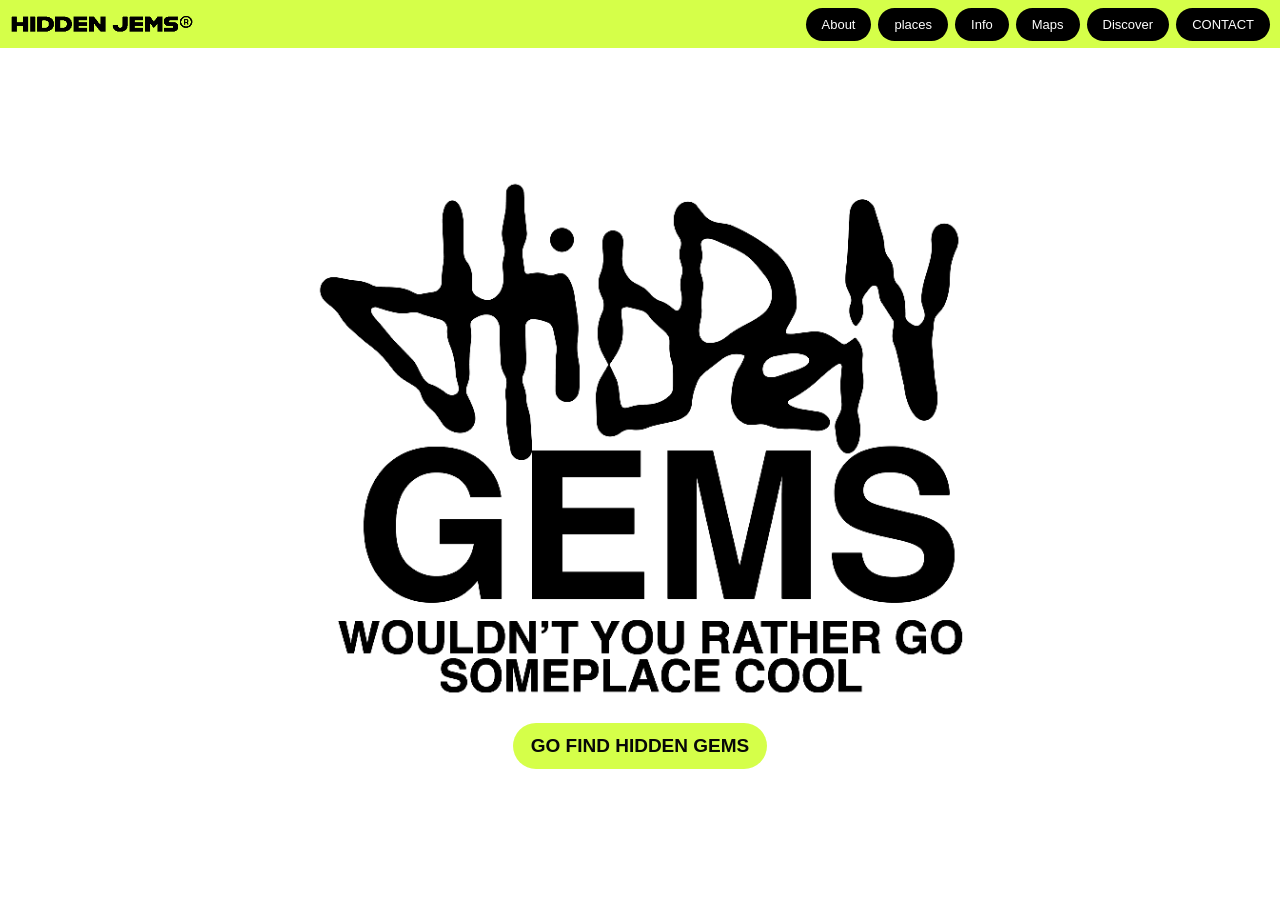
<file: index.html>
<!doctype html><html lang="nl"><head><meta charset="utf-8"><meta name="viewport" content="width=device-width,initial-scale=1"><meta name="theme-color" content="#d5ff49"><title>HIDDEN GEMS — Gent</title><link rel="stylesheet" href="style.css"><script src="data.js" defer></script><script src="site.js" defer></script></head><body><header class="header"><a class="brand" href="index.html" aria-label="Hidden Gems homepage"><img src="original-header-logo.png" alt="Hidden Gems"></a><nav class="nav"><a href="index.html">About</a><a href="places.html">places</a><a href="info.html">Info</a><a href="map.html">Maps</a><a href="discover.html">Discover</a><a href="info.html#contact">CONTACT</a></nav></header><main class="home"><a class="hero" href="places.html" data-swipe aria-label="GO FIND HIDDEN GEMS — bekijk de locaties"><img src="original-hero-logo.png" alt="HIDDEN GEMS — WOULDN’T YOU RATHER GO SOMEPLACE COOL"><span class="cta">GO FIND HIDDEN GEMS</span></a></main><div class="swipe" aria-hidden="true"></div></body></html>
</file>
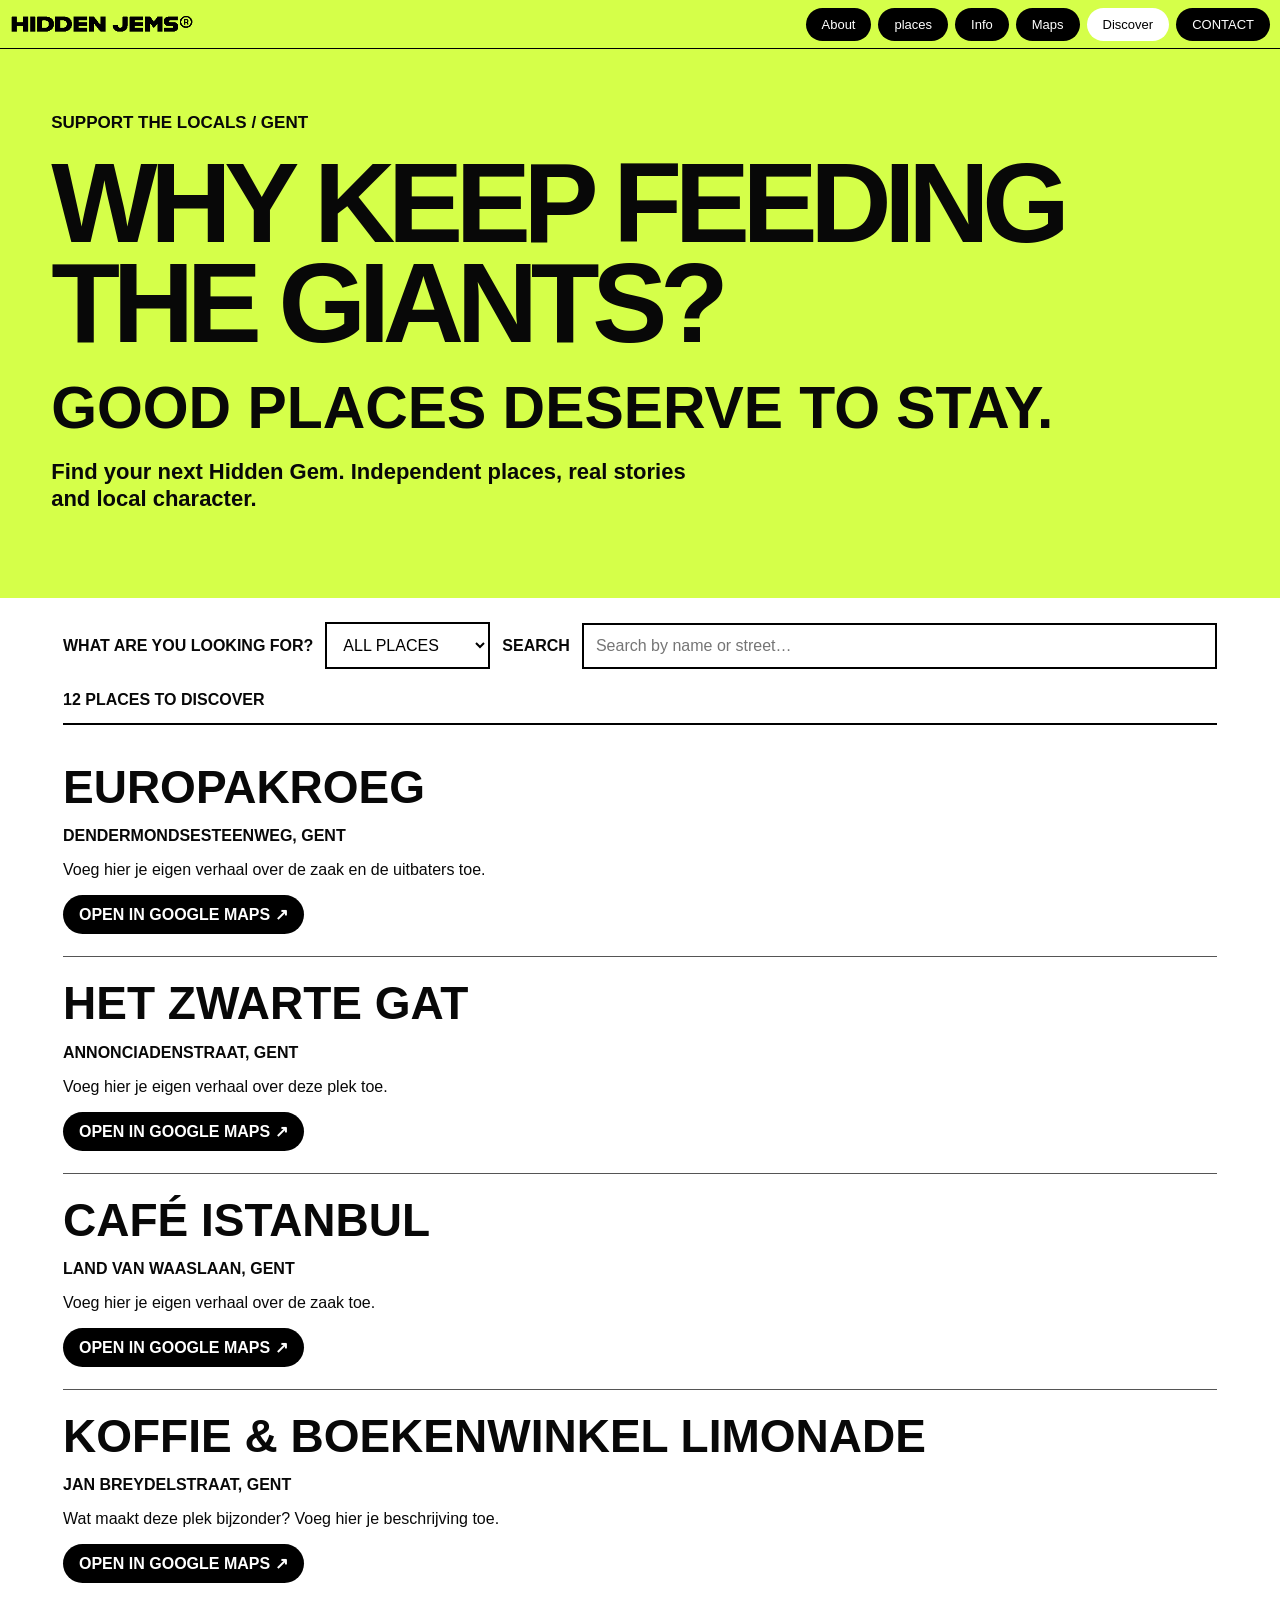
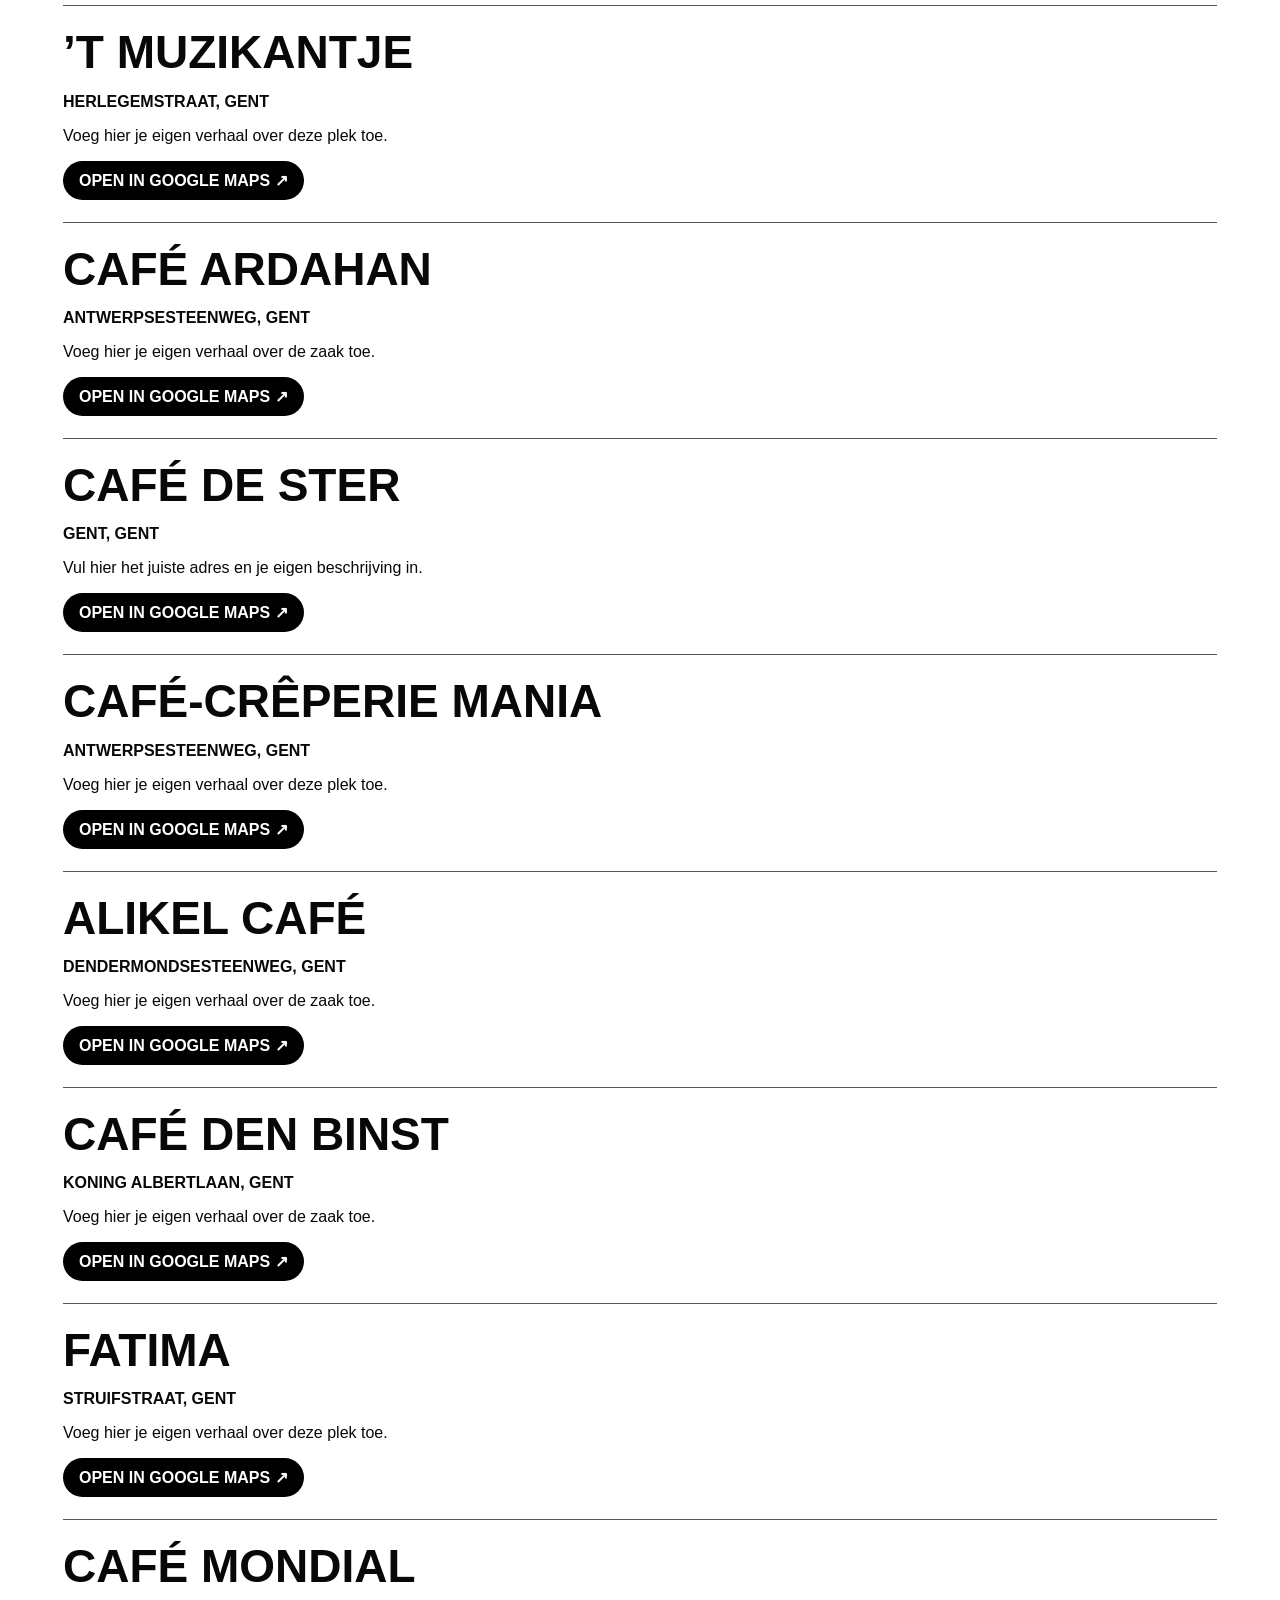
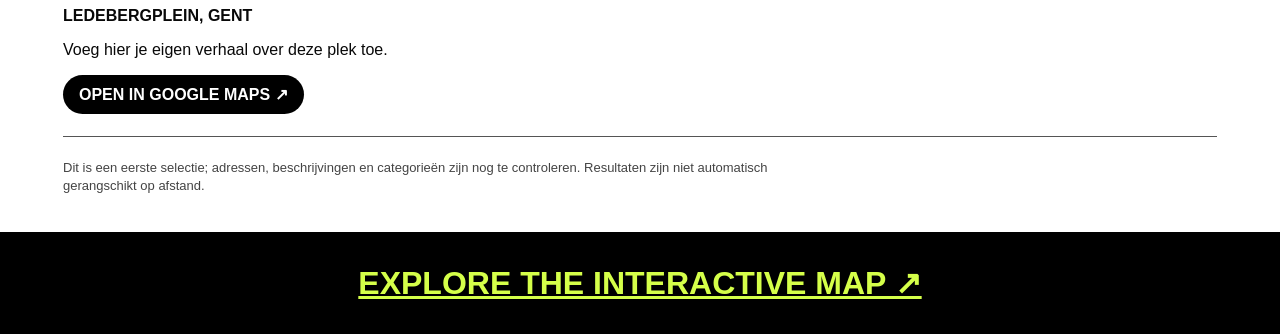
<file: discover.html>
<!doctype html>
<html lang="nl">
<head>
<meta charset="utf-8">
<meta name="viewport" content="width=device-width,initial-scale=1">
<meta name="theme-color" content="#d5ff49">
<title>Discover a Hidden Gem — Gent</title>
<link rel="stylesheet" href="style.css">
<script src="data.js" defer></script>
<script src="site.js" defer></script>
<script src="discover.js" defer></script>
</head>
<body>
<header class="header">
<a class="brand" href="index.html" aria-label="Hidden Gems homepage"><img src="original-header-logo.png" alt="Hidden Gems"></a>
<nav class="nav"><a href="index.html">About</a><a href="places.html">places</a><a href="info.html">Info</a><a href="map.html">Maps</a><a href="discover.html" aria-current="page">Discover</a><a href="info.html#contact">CONTACT</a></nav>
</header>
<main class="discover-page">
<section class="discover-head">
<p class="eyebrow">SUPPORT THE LOCALS / GENT</p>
<h1>WHY KEEP FEEDING THE GIANTS?</h1>
<p class="manifesto">GOOD PLACES DESERVE TO STAY.</p>
<p class="intro">Find your next Hidden Gem. Independent places, real stories and local character.</p>
<p class="context" id="campaign-context" hidden></p>
</section>
<section class="discover-results" aria-label="Ontdek lokale zaken">
<div class="discover-toolbar">
<label for="category">WHAT ARE YOU LOOKING FOR?</label>
<select id="category">
<option value="all">ALL PLACES</option>
<option value="coffee">COFFEE</option>
<option value="cafe">CAFÉS & BARS</option>
<option value="food">FOOD</option>
</select>
<label class="search-label" for="search">SEARCH</label>
<input id="search" type="search" placeholder="Search by name or street…">
</div>
<p id="result-count" class="result-count" aria-live="polite"></p>
<div id="discover-list"></div>
<p class="disclaimer">Dit is een eerste selectie; adressen, beschrijvingen en categorieën zijn nog te controleren. Resultaten zijn niet automatisch gerangschikt op afstand.</p>
</section>
<section class="discover-map">
<a href="map.html">EXPLORE THE INTERACTIVE MAP ↗</a>
</section>
</main>
<div class="swipe" aria-hidden="true"></div>
</body></html>
</file>
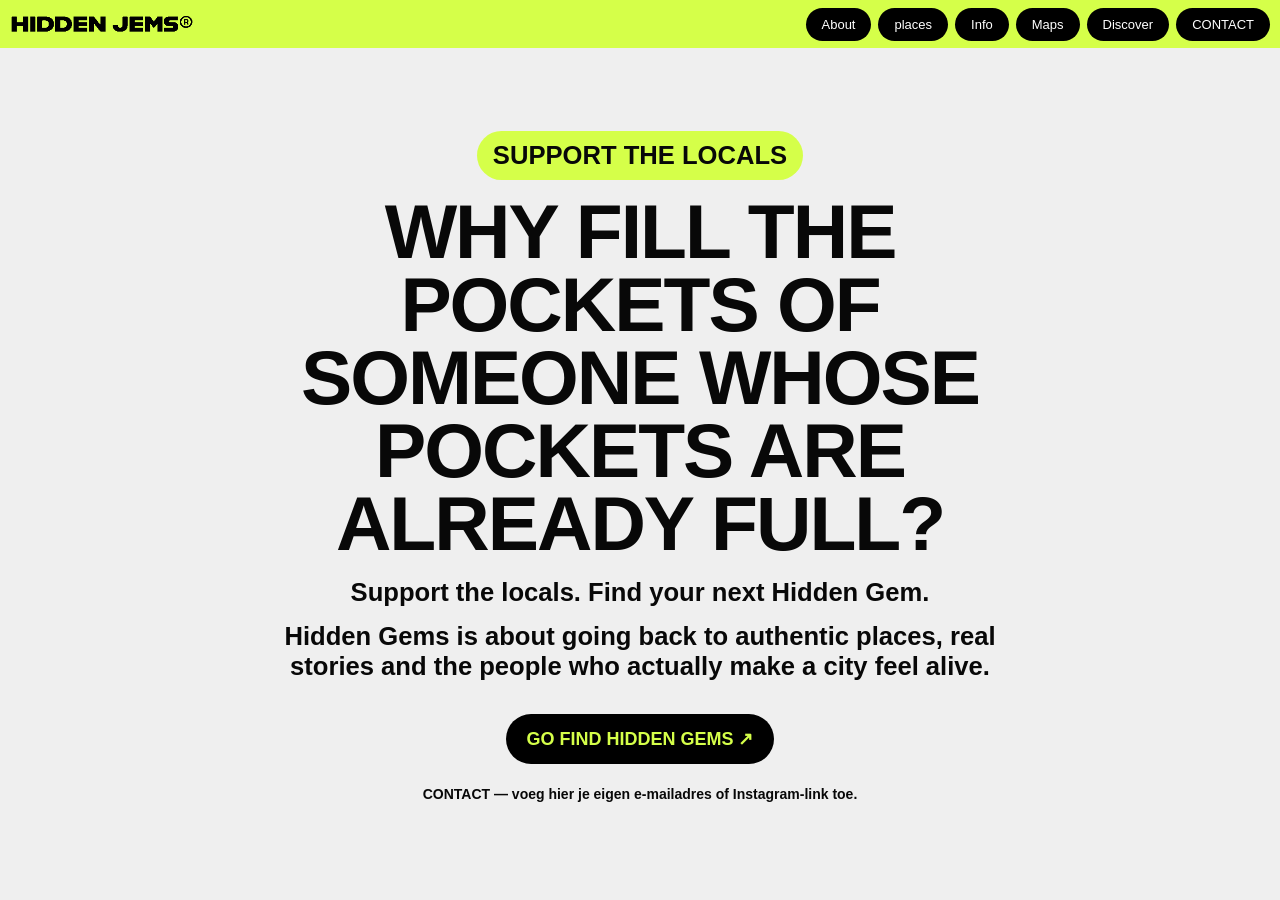
<file: info.html>
<!doctype html><html lang="nl"><head><meta charset="utf-8"><meta name="viewport" content="width=device-width,initial-scale=1"><meta name="theme-color" content="#d5ff49"><title>HIDDEN GEMS — Info</title><link rel="stylesheet" href="style.css"><script src="data.js" defer></script><script src="site.js" defer></script></head><body><header class="header"><a class="brand" href="index.html" aria-label="Hidden Gems homepage"><img src="original-header-logo.png" alt="Hidden Gems"></a><nav class="nav"><a href="index.html">About</a><a href="places.html">places</a><a href="info.html">Info</a><a href="map.html">Maps</a><a href="discover.html">Discover</a><a href="info.html#contact">CONTACT</a></nav></header><main class="info-page"><section class="info-card"><p class="info-kicker">SUPPORT THE LOCALS</p><h1>WHY FILL THE POCKETS OF SOMEONE WHOSE POCKETS ARE ALREADY FULL?</h1><p>Support the locals. Find your next Hidden Gem.</p><p>Hidden Gems is about going back to authentic places, real stories and the people who actually make a city feel alive.</p><a class="info-button" href="places.html" data-swipe>GO FIND HIDDEN GEMS ↗</a><p id="contact" class="contact-note">CONTACT — voeg hier je eigen e-mailadres of Instagram-link toe.</p></section></main><div class="swipe" aria-hidden="true"></div></body></html>
</file>
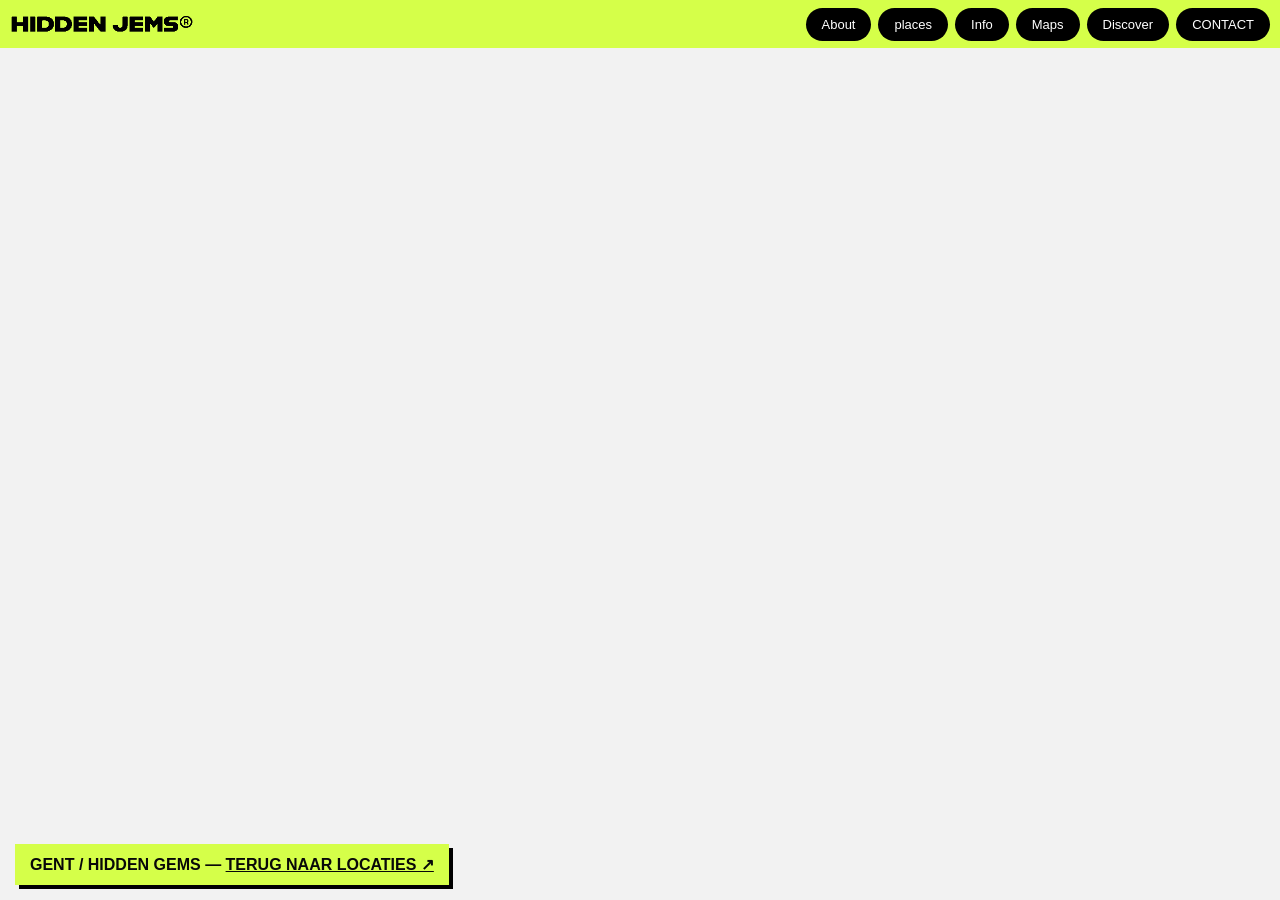
<file: map.html>
<!doctype html><html lang="nl"><head><meta charset="utf-8"><meta name="viewport" content="width=device-width,initial-scale=1"><meta name="theme-color" content="#d5ff49"><title>HIDDEN GEMS — Map</title><link rel="stylesheet" href="style.css"><script src="data.js" defer></script><script src="site.js" defer></script></head><body><header class="header"><a class="brand" href="index.html" aria-label="Hidden Gems homepage"><img src="original-header-logo.png" alt="Hidden Gems"></a><nav class="nav"><a href="index.html">About</a><a href="places.html">places</a><a href="info.html">Info</a><a href="map.html">Maps</a><a href="discover.html">Discover</a><a href="info.html#contact">CONTACT</a></nav></header><main class="map-page"><iframe class="google-map" title="Interactieve Hidden Gems kaart van Gent" src="https://www.google.com/maps/d/embed?mid=1JZ-hP0y0KnpQ5Ep16OvGhSjdBJSQV5o&amp;ehbc=2E312F" allowfullscreen loading="eager" referrerpolicy="no-referrer-when-downgrade"></iframe><div class="map-caption">GENT / HIDDEN GEMS — <a href="places.html" data-swipe>TERUG NAAR LOCATIES ↗</a></div></main><div class="swipe" aria-hidden="true"></div></body></html>
</file>
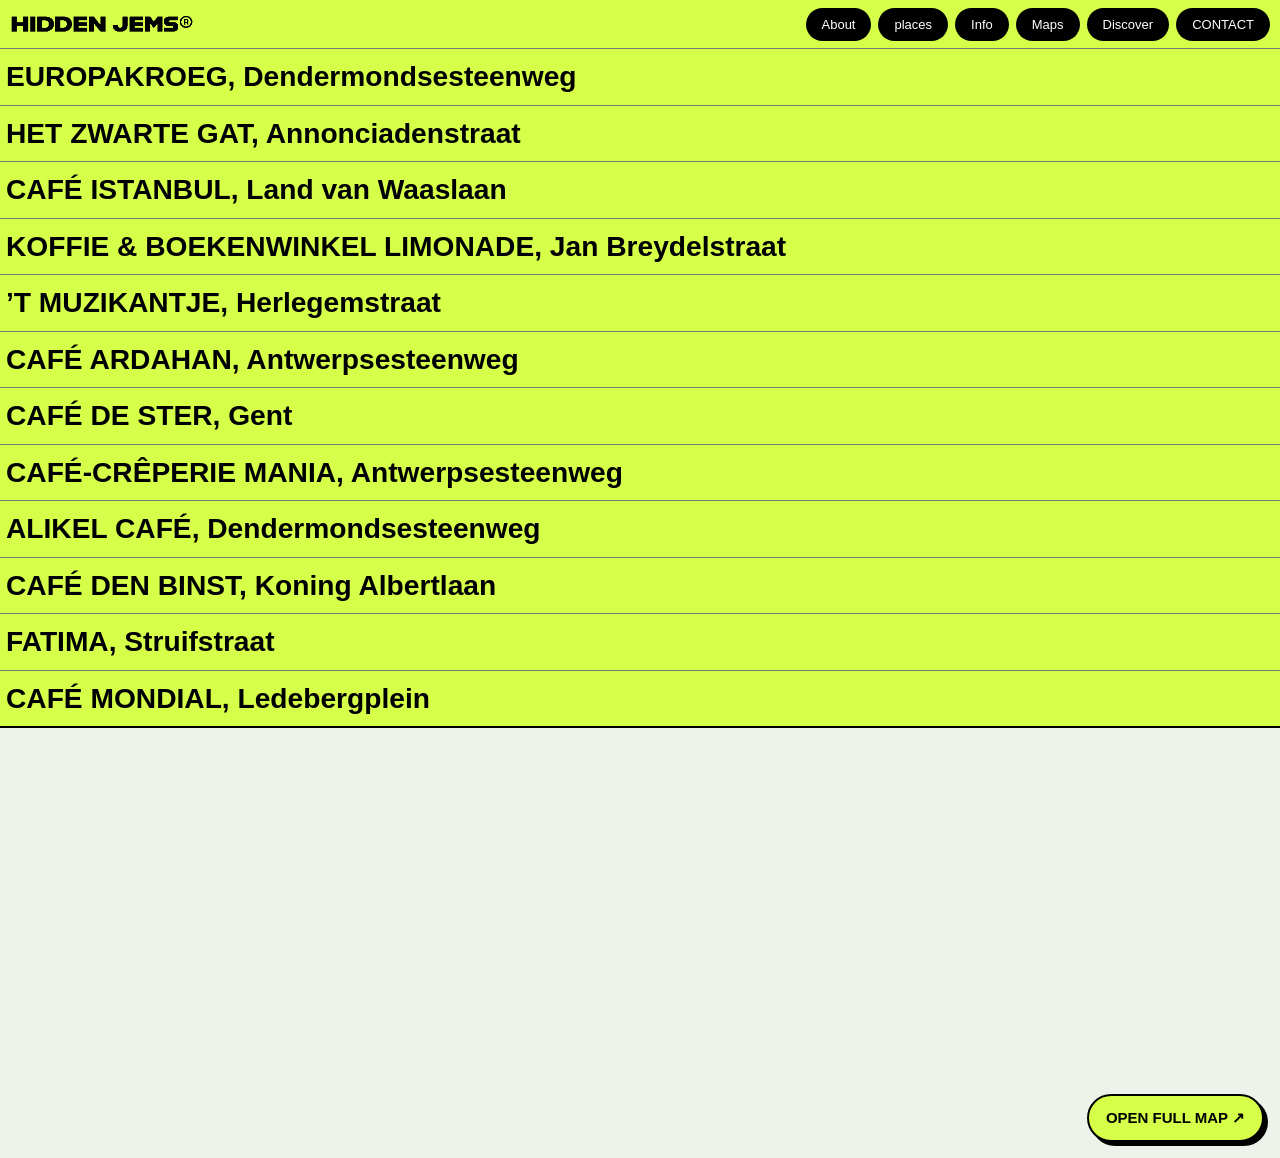
<file: places.html>
<!doctype html><html lang="nl"><head><meta charset="utf-8"><meta name="viewport" content="width=device-width,initial-scale=1"><meta name="theme-color" content="#d5ff49"><title>HIDDEN GEMS — Places</title><link rel="stylesheet" href="style.css"><script src="data.js" defer></script><script src="site.js" defer></script></head><body><header class="header"><a class="brand" href="index.html" aria-label="Hidden Gems homepage"><img src="original-header-logo.png" alt="Hidden Gems"></a><nav class="nav"><a href="index.html">About</a><a href="places.html">places</a><a href="info.html">Info</a><a href="map.html">Maps</a><a href="discover.html">Discover</a><a href="info.html#contact">CONTACT</a></nav></header><main class="places-page"><section id="place-list" aria-label="Hidden Gems locaties"></section><section class="map-preview-live" aria-label="Interactieve voorbeeldkaart van Hidden Gems"><iframe title="Interactieve kaart met Hidden Gems locaties in Gent" src="https://www.google.com/maps/d/embed?mid=1JZ-hP0y0KnpQ5Ep16OvGhSjdBJSQV5o&amp;ehbc=2E312F" loading="lazy" referrerpolicy="no-referrer-when-downgrade"></iframe><a class="full-map-button" href="map.html" data-swipe>OPEN FULL MAP ↗</a></section></main><div class="swipe" aria-hidden="true"></div></body></html>
</file>
<file: style.css>
:root{--lime:#d5ff49;--black:#080808;--line:#777; font-family:Arial,Helvetica,sans-serif}*{box-sizing:border-box}html,body{margin:0;min-height:100%;color:var(--black);background:white}a{color:inherit}button{font:inherit}.header{height:48px;background:var(--lime);display:flex;align-items:center;justify-content:space-between;padding:0 10px;position:relative;z-index:3}.brand{text-decoration:none}.brand img{display:block;width:185px;max-height:42px;object-fit:contain;object-position:left center}.brand-text{display:inline-block;font-weight:900;font-size:clamp(24px,3vw,34px);letter-spacing:-1.5px;line-height:1;color:#000}.nav{display:flex;align-items:center;gap:7px}.nav a{background:#000;color:#fff;text-decoration:none;border-radius:30px;padding:9px 16px;font-size:13px}.nav a:hover,.nav a:focus-visible{background:white;color:#000;outline:2px solid black}.home{height:calc(100svh - 48px);min-height:500px;display:flex;align-items:center;justify-content:center;text-align:center;padding:20px}.hero{width:min(650px,90vw);display:flex;flex-direction:column;align-items:center;text-decoration:none;transition:transform .22s ease}.hero:hover,.hero:focus-visible{transform:translateY(-7px)}.hero:focus-visible{outline:3px solid #000;outline-offset:12px}.hero img{width:100%;height:auto;display:block}.cta{background:var(--lime);border-radius:40px;padding:12px 18px;margin-top:22px;font-size:19px;font-weight:800;transition:background .2s,transform .2s}.hero:hover .cta,.hero:focus-visible .cta{background:#000;color:var(--lime);transform:scale(1.04)}.places-page{background:var(--lime);min-height:calc(100svh - 48px)}.place{border-top:1px solid var(--line)}.place-button{width:100%;display:block;background:transparent;border:0;text-align:left;font-weight:800;font-size:clamp(17px,2.2vw,29px);padding:12px 6px;line-height:1.12;cursor:pointer;min-height:53px}.place-button:hover,.place-button:focus-visible{background:#000;color:var(--lime);outline:0}.place-info{background:#fff;padding:16px 18px 20px;border-top:1px solid black;line-height:1.4;max-width:none}.place-info[hidden]{display:none}.place-info p{margin:0 0 11px;max-width:760px}.map-link{display:inline-block;background:#000;color:#fff;text-decoration:none;border-radius:30px;padding:10px 16px;font-weight:bold}.map-link:hover,.map-link:focus-visible{background:var(--lime);color:#000;outline:2px solid #000}.map-preview{height:150px;position:relative;display:block;overflow:hidden;color:#fff;text-decoration:none;cursor:pointer}.map-preview img{width:100%;height:100%;object-fit:cover;object-position:center;transition:transform .35s}.map-preview:hover img,.map-preview:focus-visible img{transform:scale(1.04)}.map-preview span{position:absolute;inset:0;display:flex;align-items:center;justify-content:center;background:rgba(0,0,0,.32);font-size:clamp(19px,3vw,35px);font-weight:900;letter-spacing:-1px;opacity:0;transition:opacity .2s}.map-preview:hover span,.map-preview:focus-visible span{opacity:1}.map-page{height:calc(100svh - 48px);position:relative;overflow:hidden}.map-full{width:100%;height:100%;object-fit:cover;object-position:center}.map-caption{position:absolute;bottom:15px;left:15px;background:var(--lime);font-weight:800;padding:11px 15px;box-shadow:4px 4px #000}.swipe{position:fixed;inset:0;background:var(--lime);z-index:100;transform:translateY(-101%);pointer-events:none}.swipe.active{animation:swipe .62s cubic-bezier(.72,0,.15,1) forwards}@keyframes swipe{0%{transform:translateY(-101%)}100%{transform:translateY(0)}}@media(prefers-reduced-motion:reduce){.swipe.active{animation:none;transform:translateY(0)}.hero,.cta,.map-preview img{transition:none}}@media(max-width:590px){.header{height:auto;min-height:55px;flex-wrap:wrap;gap:5px;padding:5px 7px}.brand img{width:145px;max-height:36px}.brand-text{font-size:clamp(20px,7vw,28px)}.nav{gap:4px}.nav a{font-size:11px;padding:8px 9px}.home,.map-page,.info-page{height:calc(100svh - 55px)}.place-button{padding:12px 8px}.map-caption{font-size:12px}}

.info-page{min-height:calc(100svh - 48px);background:#efefef;display:flex;align-items:center;justify-content:center;padding:24px}.info-card{max-width:860px;width:min(92vw,860px);text-align:center}.info-kicker{display:inline-block;background:var(--lime);padding:10px 16px;border-radius:999px;font-weight:900;margin:0 0 22px}.info-card h1{margin:0 0 18px;font-size:clamp(34px,6vw,78px);line-height:.95;letter-spacing:-2px;font-weight:900;text-transform:uppercase}.info-card p{margin:0 auto 15px;max-width:730px;font-size:clamp(18px,2vw,27px);font-weight:700;line-height:1.15}.info-button{display:inline-block;margin-top:18px;background:#000;color:var(--lime);text-decoration:none;border-radius:40px;padding:14px 20px;font-weight:900;font-size:18px}.info-button:hover,.info-button:focus-visible{background:var(--lime);color:#000;outline:2px solid #000} 
/* Google My Maps vult de hele kaartpagina */
.google-map{width:100%;height:100%;border:0;display:block;background:#f2f2f2}

/* V6: de My Maps-kaart is ook op de Places-pagina echt interactief. */
.map-preview-live{position:relative;height:clamp(290px,48vh,520px);background:#edf2ea;overflow:hidden;border-top:2px solid #000}
.map-preview-live iframe{display:block;width:100%;height:100%;border:0}
.full-map-button{position:absolute;right:16px;bottom:16px;z-index:1;display:inline-block;background:var(--lime);color:#000;border:2px solid #000;border-radius:40px;text-decoration:none;font-size:15px;font-weight:900;padding:13px 17px;box-shadow:4px 4px 0 #000;transition:transform .18s}
.full-map-button:hover,.full-map-button:focus-visible{transform:translateY(-4px);outline:2px solid #000}
.google-map{display:block;width:100%;height:100%;border:0}
@media(max-width:590px){.header{gap:8px}.nav{flex-wrap:wrap;justify-content:flex-end}.nav a{font-size:10px;padding:7px 8px}.brand-text{font-size:21px}.map-preview-live{height:380px}.full-map-button{bottom:12px;right:12px;padding:10px 12px;font-size:12px}}

/* Campaign discovery page */
.nav a[aria-current="page"]{background:#fff;color:#000}
.discover-page{background:#fff;min-height:calc(100svh - 48px)}
.discover-head{background:var(--lime);padding:clamp(24px,5vw,72px) clamp(16px,4vw,56px);border-top:1px solid #000}
.discover-head .eyebrow{font-size:clamp(12px,1.5vw,17px);font-weight:900;margin:0 0 20px}
.discover-head h1{font-size:clamp(42px,8.8vw,136px);line-height:.89;letter-spacing:-.065em;max-width:1200px;margin:0 0 25px;overflow-wrap:break-word}
.discover-head .manifesto{font-weight:900;font-size:clamp(26px,4.6vw,60px);line-height:1;margin:10px 0 22px}
.discover-head .intro{font-size:clamp(16px,2vw,22px);max-width:650px;font-weight:700;line-height:1.2}
.discover-head .context{border-left:5px solid black;padding:12px 20px;background:#fff;max-width:650px;font-weight:700}
.discover-results{max-width:1250px;margin:auto;padding:24px clamp(16px,4vw,48px)}
.discover-toolbar{display:flex;align-items:center;flex-wrap:wrap;gap:12px;margin-bottom:22px}
.discover-toolbar label{font-weight:900}
.discover-toolbar select,.discover-toolbar input{border:2px solid #000;border-radius:0;padding:12px;background:white;font:inherit;min-height:46px}
.discover-toolbar select{min-width:165px}.discover-toolbar input{flex:1;min-width:180px}
.result-count{font-weight:900;border-bottom:2px solid #000;padding-bottom:14px}
.discover-card{border-bottom:1px solid #555;padding:22px 0}
.discover-card h2{font-size:clamp(25px,4vw,46px);line-height:1.05;margin:0}
.discover-card p{font-size:16px;max-width:760px}
.discover-street{font-weight:900;text-transform:uppercase}
.disclaimer{font-size:13px;max-width:720px;line-height:1.4;color:#444;margin-top:22px}
.discover-map{background:#000;padding:32px;text-align:center}
.discover-map a{color:var(--lime);font-weight:900;font-size:clamp(20px,3vw,32px)}
.contact-note{font-size:14px!important;margin-top:22px!important}
@media(max-width:800px){.nav{flex-wrap:wrap}.header{height:auto;min-height:48px;gap:6px}.discover-head h1{letter-spacing:-.035em}}
</file>
